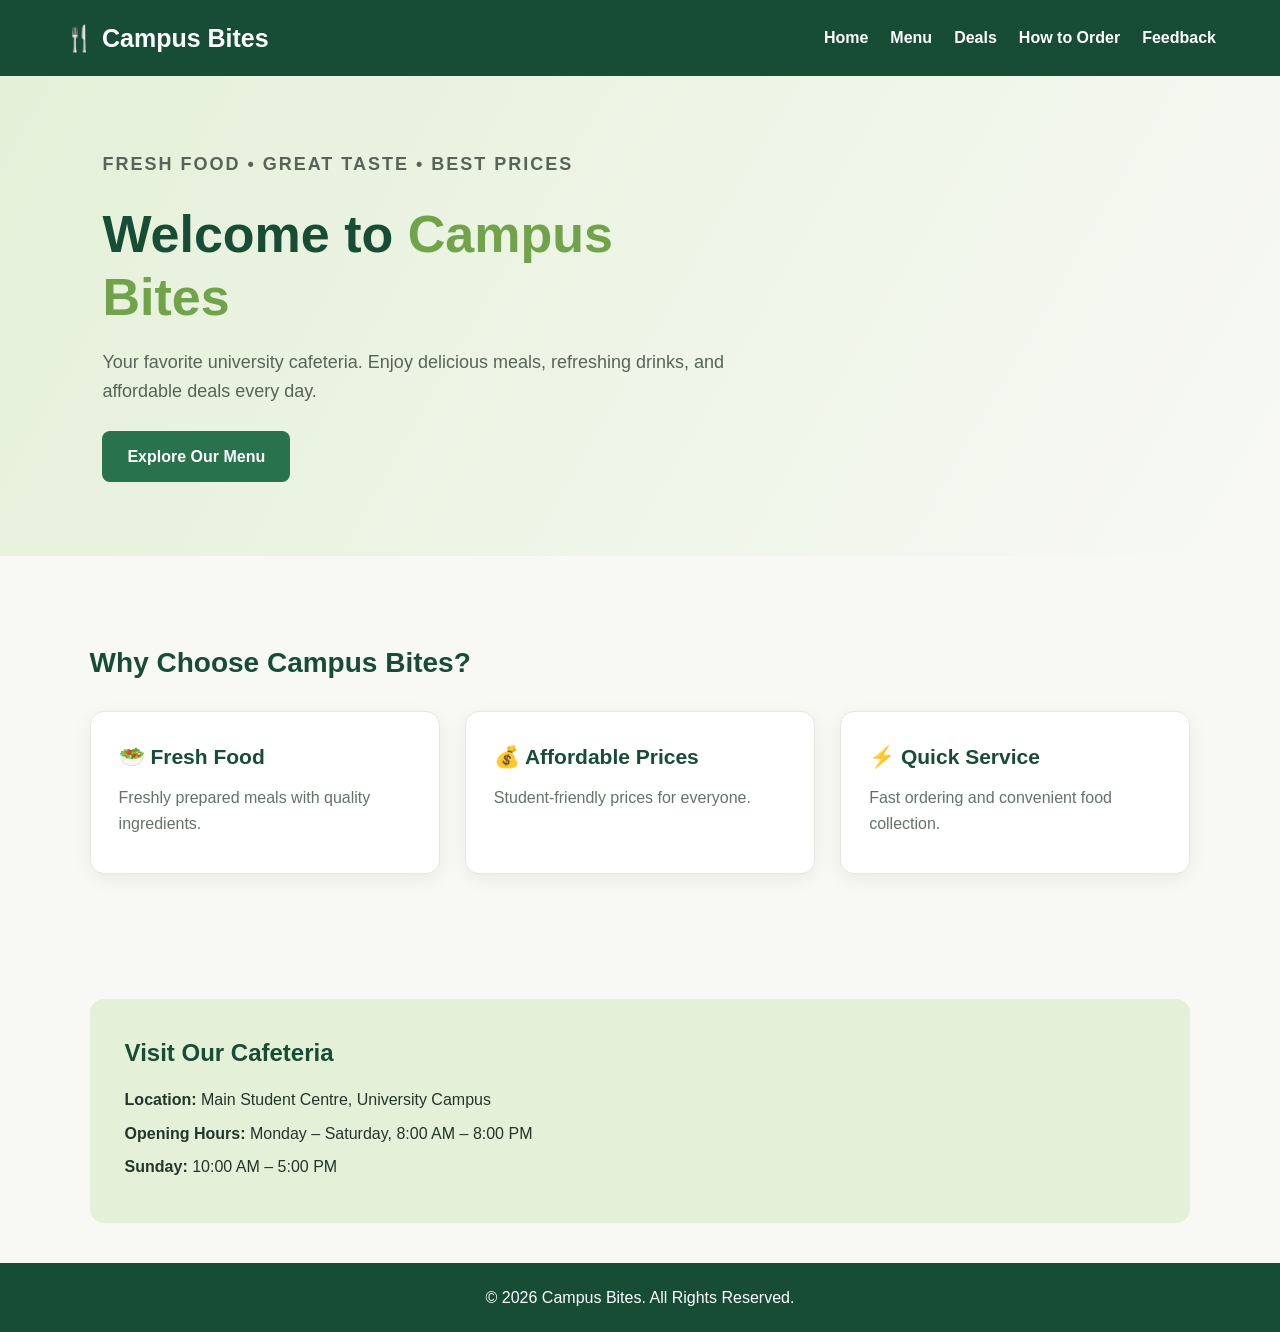
<file: src/index.html>
<!DOCTYPE html>
<html lang="en">
<head>
    <meta charset="UTF-8">
    <meta name="viewport" content="width=device-width, initial-scale=1.0">
    <title>Campus Bites | Home</title>
    <link rel="stylesheet" href="../styles/style.css">
</head>
<body>

<header>
    <nav class="navbar">
        <h2>🍴 Campus Bites</h2>
        <ul>
            <li><a href="index.html">Home</a></li>
            <li><a href="menu.html">Menu</a></li>
            <li><a href="deals.html">Deals</a></li>
            <li><a href="order.html">How to Order</a></li>
            <li><a href="feedback.html">Feedback</a></li>
        </ul>
    </nav>
</header>

<section class="hero">
    <div class="hero-content">
        <p class="tagline">FRESH FOOD • GREAT TASTE • BEST PRICES</p>
        <h1>Welcome to <span>Campus Bites</span></h1>
        <p>Your favorite university cafeteria. Enjoy delicious meals, refreshing drinks, and affordable deals every day.</p>
        <a href="menu.html" class="btn">Explore Our Menu</a>
    </div>
</section>

<section class="section">
    <h2>Why Choose Campus Bites?</h2>

    <div class="cards">
        <div class="card">
            <h3>🥗 Fresh Food</h3>
            <p>Freshly prepared meals with quality ingredients.</p>
        </div>

        <div class="card">
            <h3>💰 Affordable Prices</h3>
            <p>Student-friendly prices for everyone.</p>
        </div>

        <div class="card">
            <h3>⚡ Quick Service</h3>
            <p>Fast ordering and convenient food collection.</p>
        </div>
    </div>
</section>

<section class="info">
    <h2>Visit Our Cafeteria</h2>
    <p><strong>Location:</strong> Main Student Centre, University Campus</p>
    <p><strong>Opening Hours:</strong> Monday – Saturday, 8:00 AM – 8:00 PM</p>
    <p><strong>Sunday:</strong> 10:00 AM – 5:00 PM</p>
</section>

<footer>
    <p>© 2026 Campus Bites. All Rights Reserved.</p>
</footer>

</body>
</html>
</file>
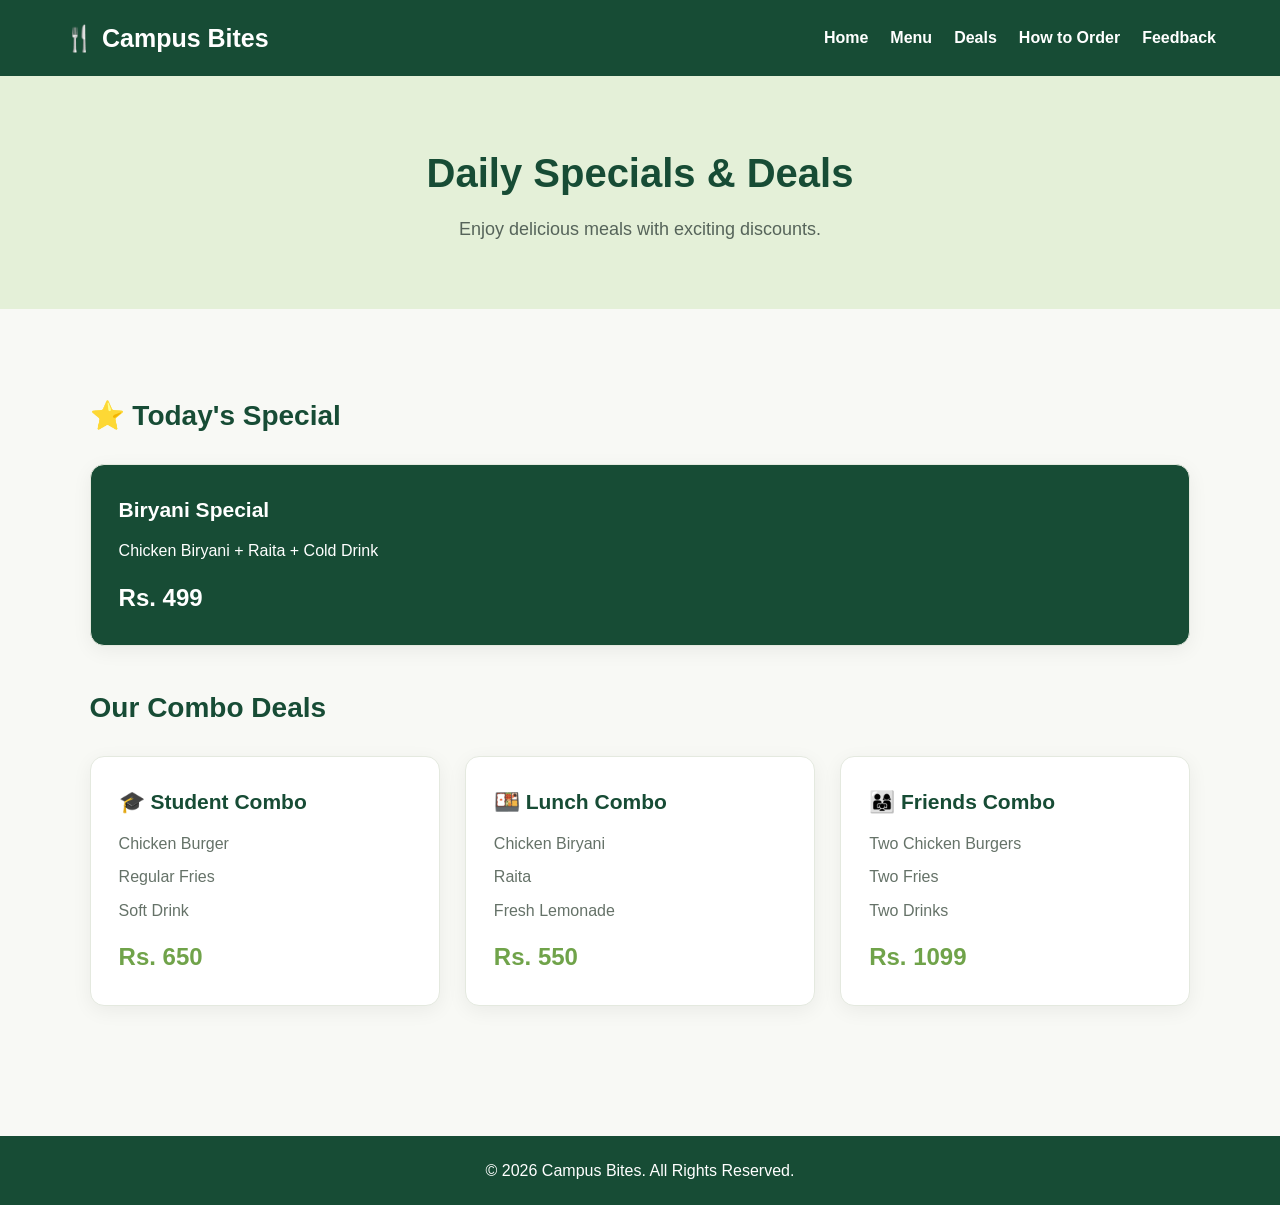
<file: src/deals.html>
<!DOCTYPE html>
<html lang="en">
<head>
    <meta charset="UTF-8">
    <meta name="viewport" content="width=device-width, initial-scale=1.0">
    <title>Campus Bites | Deals</title>
    <link rel="stylesheet" href="../styles/style.css">
</head>
<body>

<header>
    <nav class="navbar">
        <h2>🍴 Campus Bites</h2>
        <ul>
            <li><a href="index.html">Home</a></li>
            <li><a href="menu.html">Menu</a></li>
            <li><a href="deals.html">Deals</a></li>
            <li><a href="order.html">How to Order</a></li>
            <li><a href="feedback.html">Feedback</a></li>
        </ul>
    </nav>
</header>

<section class="page-header">
    <h1>Daily Specials & Deals</h1>
    <p>Enjoy delicious meals with exciting discounts.</p>
</section>

<section class="section">

    <h2>⭐ Today's Special</h2>

    <div class="card featured">
        <h3>Biryani Special</h3>
        <p>Chicken Biryani + Raita + Cold Drink</p>
        <h2>Rs. 499</h2>
    </div>

    <h2>Our Combo Deals</h2>

    <div class="cards">

        <div class="card">
            <h3>🎓 Student Combo</h3>
            <p>Chicken Burger</p>
            <p>Regular Fries</p>
            <p>Soft Drink</p>
            <h2>Rs. 650</h2>
        </div>

        <div class="card">
            <h3>🍱 Lunch Combo</h3>
            <p>Chicken Biryani</p>
            <p>Raita</p>
            <p>Fresh Lemonade</p>
            <h2>Rs. 550</h2>
        </div>

        <div class="card">
            <h3>👨‍👩‍👧 Friends Combo</h3>
            <p>Two Chicken Burgers</p>
            <p>Two Fries</p>
            <p>Two Drinks</p>
            <h2>Rs. 1099</h2>
        </div>

    </div>

</section>

<footer>
    <p>© 2026 Campus Bites. All Rights Reserved.</p>
</footer>

</body>
</html>
</file>
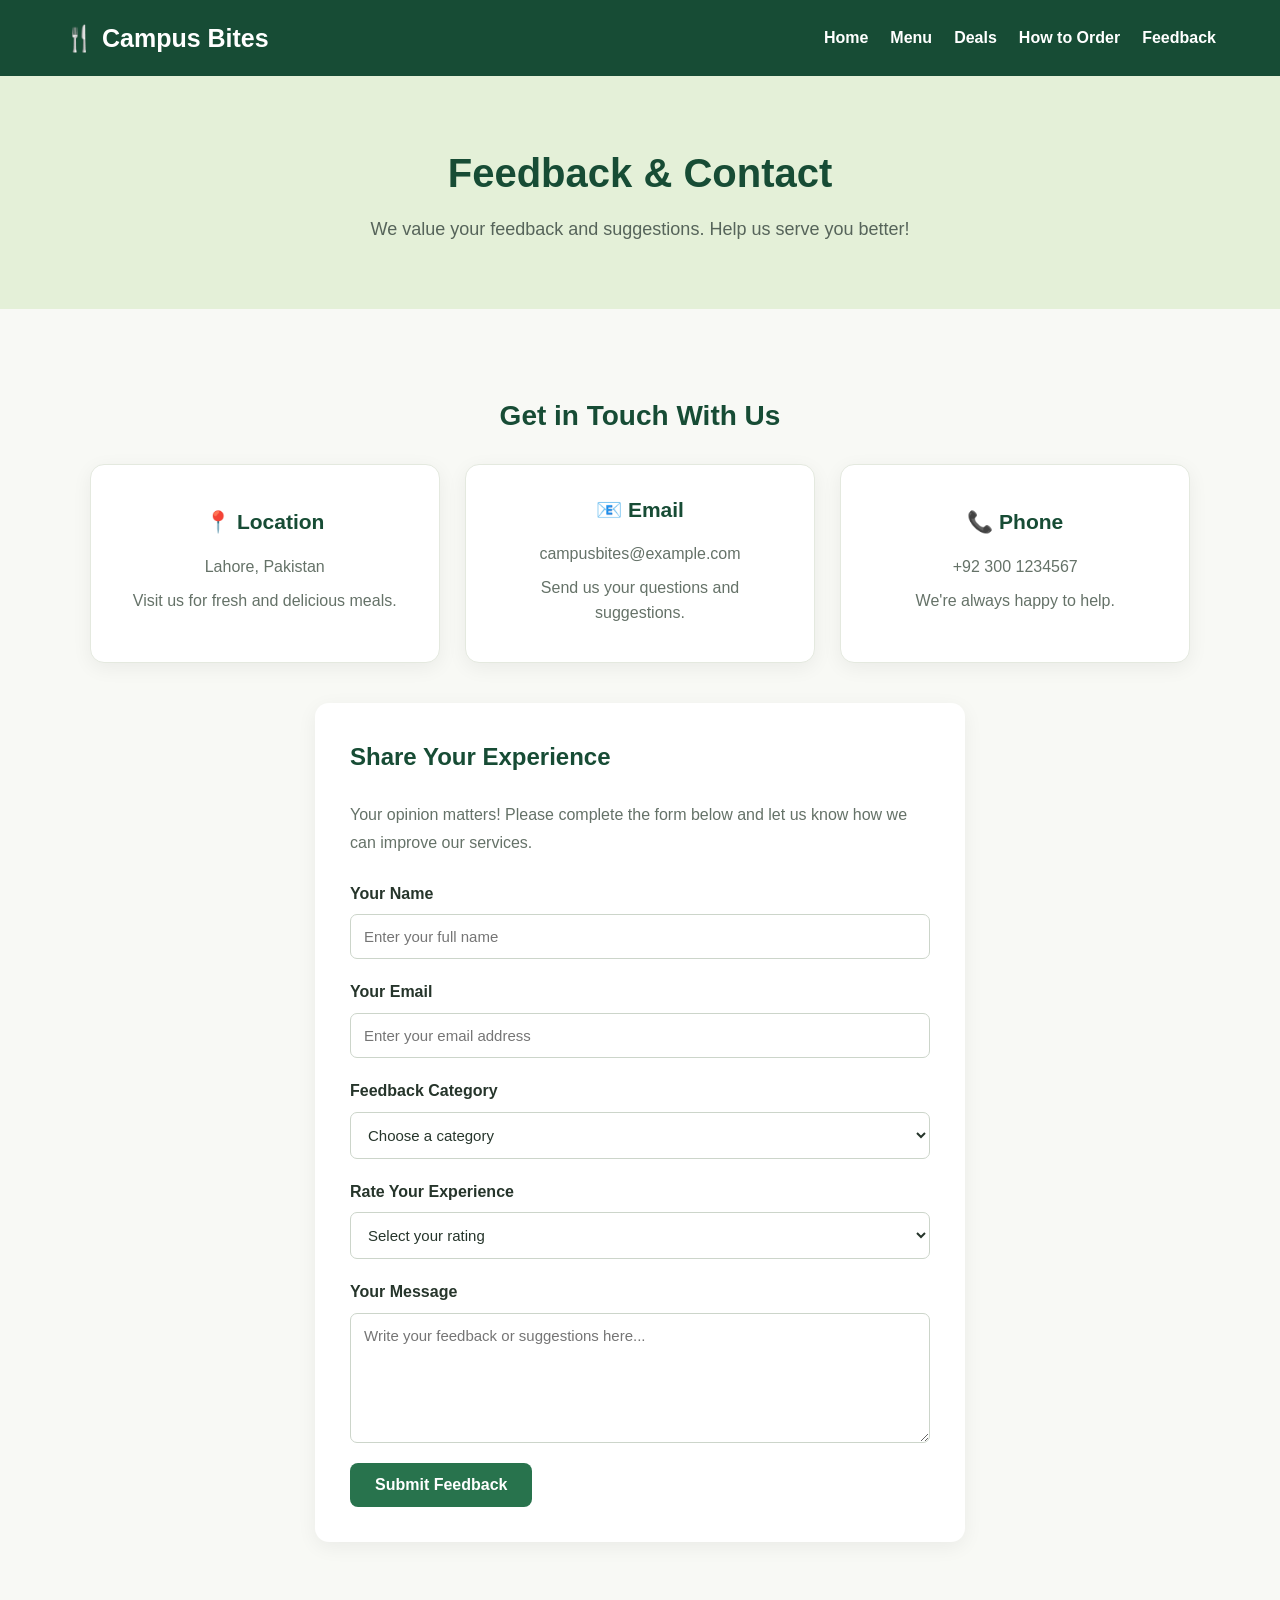
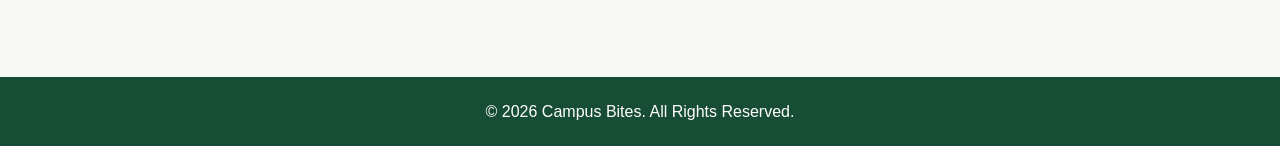
<file: src/feedback.html>
<!DOCTYPE html>
<html lang="en">
<head>
    <meta charset="UTF-8">
    <meta name="viewport" content="width=device-width, initial-scale=1.0">
    <title>Campus Bites | Feedback & Contact</title>
    <link rel="stylesheet" href="../styles/style.css">
</head>
<body>

<header>
    <nav class="navbar">
        <h2>🍴 Campus Bites</h2>
        <ul>
            <li><a href="index.html">Home</a></li>
            <li><a href="menu.html">Menu</a></li>
            <li><a href="deals.html">Deals</a></li>
            <li><a href="order.html">How to Order</a></li>
            <li><a href="feedback.html">Feedback</a></li>
        </ul>
    </nav>
</header>

<section class="page-header">
    <h1>Feedback & Contact</h1>
    <p>We value your feedback and suggestions. Help us serve you better!</p>
</section>

<section class="section">

    <h2 class="contact-heading">Get in Touch With Us</h2>

    <div class="cards">

        <div class="card contact-card">
            <h3>📍 Location</h3>
            <p>Lahore, Pakistan</p>
            <p>Visit us for fresh and delicious meals.</p>
        </div>

        <div class="card contact-card">
            <h3>📧 Email</h3>
            <p>campusbites@example.com</p>
            <p>Send us your questions and suggestions.</p>
        </div>

        <div class="card contact-card">
            <h3>📞 Phone</h3>
            <p>+92 300 1234567</p>
            <p>We're always happy to help.</p>
        </div>

    </div>

    <div class="form-container">

        <h2>Share Your Experience</h2>

        <p class="form-description">
            Your opinion matters! Please complete the form below
            and let us know how we can improve our services.
        </p>

        <form action="#" method="post">

            <label for="name">Your Name</label>
            <input type="text" id="name" name="name"
                   placeholder="Enter your full name" required>

            <label for="email">Your Email</label>
            <input type="email" id="email" name="email"
                   placeholder="Enter your email address" required>

            <label for="category">Feedback Category</label>
            <select id="category" name="category" required>
                <option value="">Choose a category</option>
                <option value="food">Food Quality</option>
                <option value="service">Customer Service</option>
                <option value="cleanliness">Cleanliness</option>
                <option value="pricing">Prices and Deals</option>
                <option value="other">Other Suggestions</option>
            </select>

            <label for="rating">Rate Your Experience</label>
            <select id="rating" name="rating" required>
                <option value="">Select your rating</option>
                <option value="5">⭐⭐⭐⭐⭐ Excellent</option>
                <option value="4">⭐⭐⭐⭐ Very Good</option>
                <option value="3">⭐⭐⭐ Good</option>
                <option value="2">⭐⭐ Needs Improvement</option>
                <option value="1">⭐ Poor</option>
            </select>

            <label for="message">Your Message</label>
            <textarea id="message" name="message"
                      placeholder="Write your feedback or suggestions here..."
                      required></textarea>

            <button type="submit" class="btn">
                Submit Feedback
            </button>

        </form>

    </div>

    <div class="feedback-note" id="thankYouMessage" hidden>
    <h3>💚 Thank You for Your Support!</h3>
    <p>Your feedback has been received. We appreciate your time and suggestions!</p>
</div>

</section>

<footer>
    <p>© 2026 Campus Bites. All Rights Reserved.</p>
</footer>

<script>
    const feedbackForm = document.querySelector("form");
    const thankYouMessage = document.getElementById("thankYouMessage");

    feedbackForm.addEventListener("submit", function(event) {

        event.preventDefault();

        thankYouMessage.hidden = false;

        thankYouMessage.scrollIntoView({
            behavior: "smooth",
            block: "center"
        });

        feedbackForm.reset();

    });
</script>

</body>
</html>
</file>
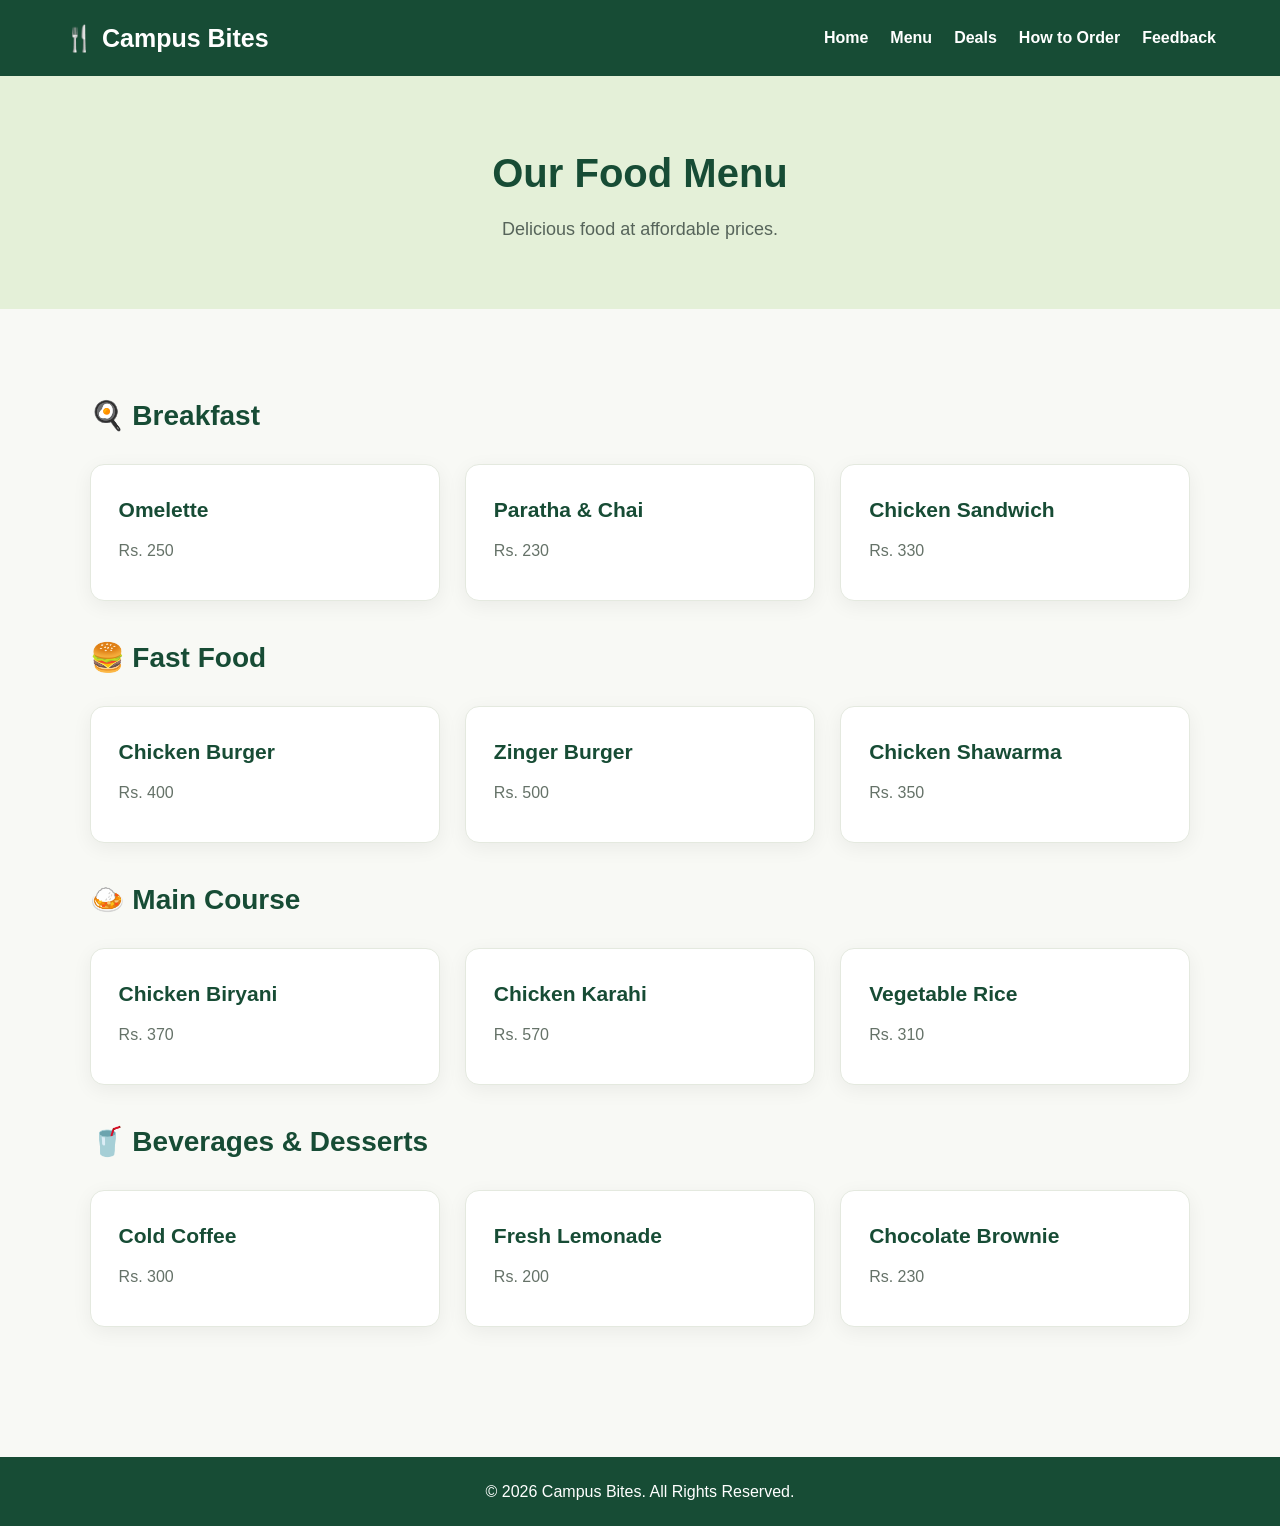
<file: src/menu.html>
<!DOCTYPE html>
<html lang="en">
<head>
    <meta charset="UTF-8">
    <meta name="viewport" content="width=device-width, initial-scale=1.0">
    <title>Campus Bites | Menu</title>
    <link rel="stylesheet" href="../styles/style.css">
</head>
<body>

<header>
    <nav class="navbar">
        <h2>🍴 Campus Bites</h2>
        <ul>
            <li><a href="index.html">Home</a></li>
            <li><a href="menu.html">Menu</a></li>
            <li><a href="deals.html">Deals</a></li>
            <li><a href="order.html">How to Order</a></li>
            <li><a href="feedback.html">Feedback</a></li>
        </ul>
    </nav>
</header>

<section class="page-header">
    <h1>Our Food Menu</h1>
    <p>Delicious food at affordable prices.</p>
</section>

<section class="section">

    <h2>🍳 Breakfast</h2>
    <div class="cards">
        <div class="card"><h3>Omelette</h3><p>Rs. 250</p></div>
        <div class="card"><h3>Paratha & Chai</h3><p>Rs. 230</p></div>
        <div class="card"><h3>Chicken Sandwich</h3><p>Rs. 330</p></div>
    </div>

    <h2>🍔 Fast Food</h2>
    <div class="cards">
        <div class="card"><h3>Chicken Burger</h3><p>Rs. 400</p></div>
        <div class="card"><h3>Zinger Burger</h3><p>Rs. 500</p></div>
        <div class="card"><h3>Chicken Shawarma</h3><p>Rs. 350</p></div>
    </div>

    <h2>🍛 Main Course</h2>
    <div class="cards">
        <div class="card"><h3>Chicken Biryani</h3><p>Rs. 370</p></div>
        <div class="card"><h3>Chicken Karahi</h3><p>Rs. 570</p></div>
        <div class="card"><h3>Vegetable Rice</h3><p>Rs. 310</p></div>
    </div>

    <h2>🥤 Beverages & Desserts</h2>
    <div class="cards">
        <div class="card"><h3>Cold Coffee</h3><p>Rs. 300</p></div>
        <div class="card"><h3>Fresh Lemonade</h3><p>Rs. 200</p></div>
        <div class="card"><h3>Chocolate Brownie</h3><p>Rs. 230</p></div>
    </div>

</section>

<footer>
    <p>© 2026 Campus Bites. All Rights Reserved.</p>
</footer>

</body>
</html>
</file>
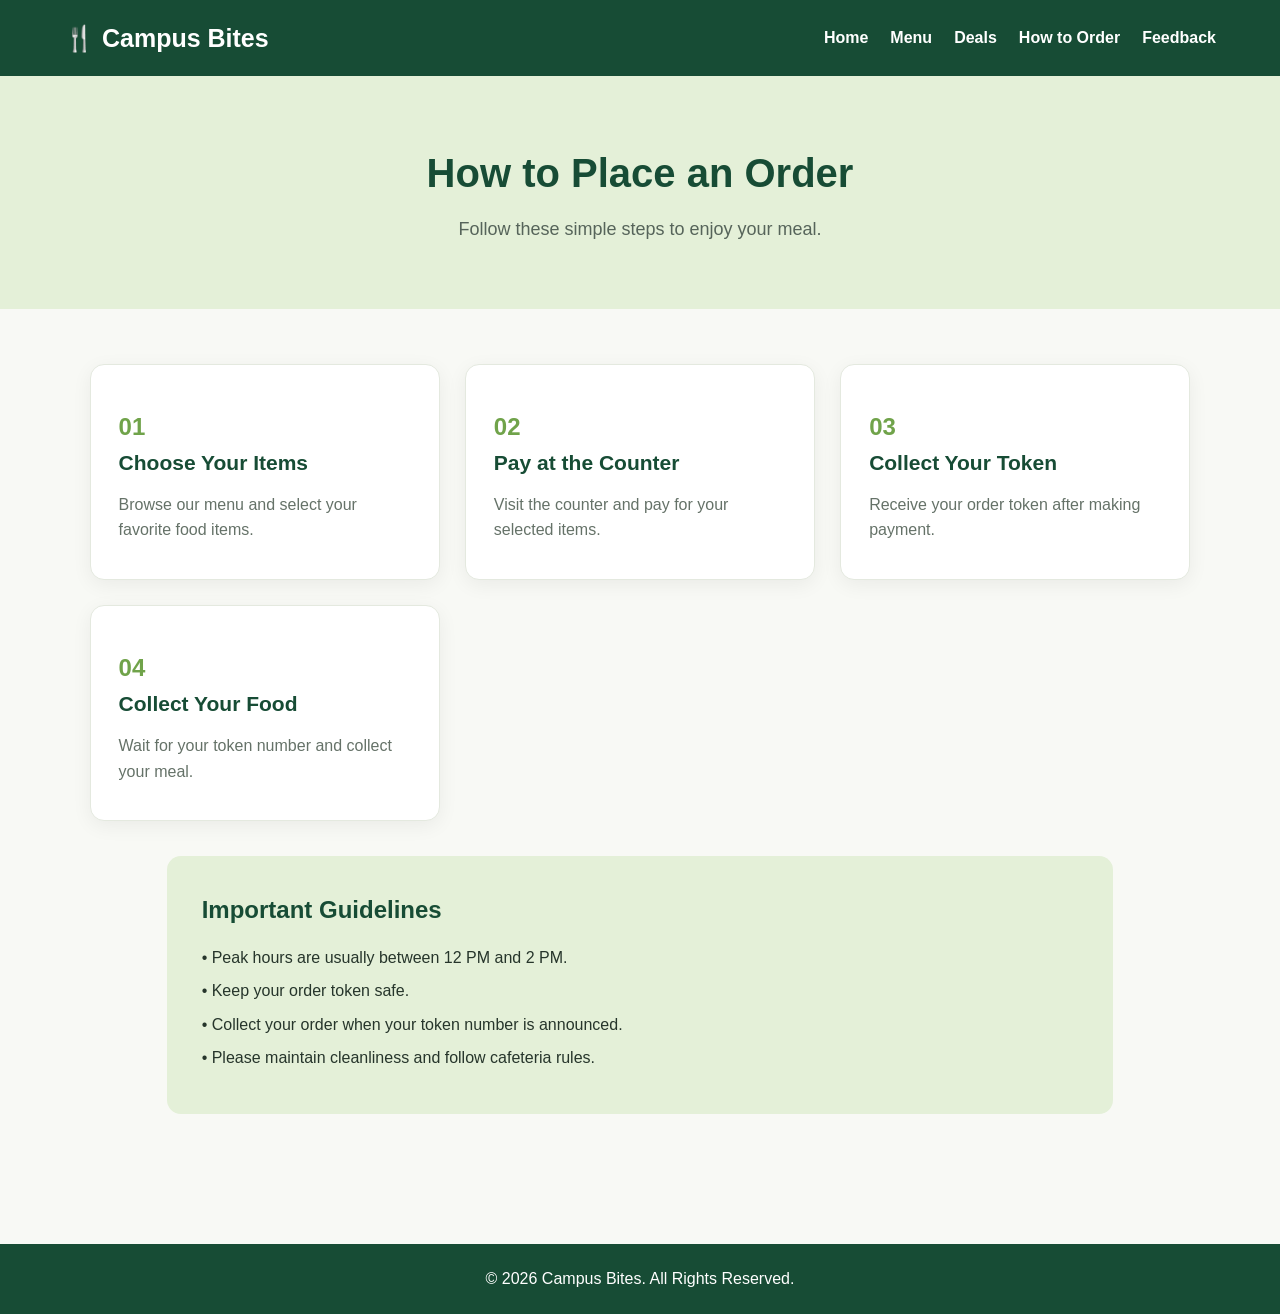
<file: src/order.html>
<!DOCTYPE html>
<html lang="en">
<head>
    <meta charset="UTF-8">
    <meta name="viewport" content="width=device-width, initial-scale=1.0">
    <title>Campus Bites | How to Order</title>
    <link rel="stylesheet" href="../styles/style.css">
</head>
<body>

<header>
    <nav class="navbar">
        <h2>🍴 Campus Bites</h2>
        <ul>
            <li><a href="index.html">Home</a></li>
            <li><a href="menu.html">Menu</a></li>
            <li><a href="deals.html">Deals</a></li>
            <li><a href="order.html">How to Order</a></li>
            <li><a href="feedback.html">Feedback</a></li>
        </ul>
    </nav>
</header>

<section class="page-header">
    <h1>How to Place an Order</h1>
    <p>Follow these simple steps to enjoy your meal.</p>
</section>

<section class="section">

    <div class="cards">

        <div class="card">
            <h2>01</h2>
            <h3>Choose Your Items</h3>
            <p>Browse our menu and select your favorite food items.</p>
        </div>

        <div class="card">
            <h2>02</h2>
            <h3>Pay at the Counter</h3>
            <p>Visit the counter and pay for your selected items.</p>
        </div>

        <div class="card">
            <h2>03</h2>
            <h3>Collect Your Token</h3>
            <p>Receive your order token after making payment.</p>
        </div>

        <div class="card">
            <h2>04</h2>
            <h3>Collect Your Food</h3>
            <p>Wait for your token number and collect your meal.</p>
        </div>

    </div>

    <div class="info">
        <h2>Important Guidelines</h2>
        <p>• Peak hours are usually between 12 PM and 2 PM.</p>
        <p>• Keep your order token safe.</p>
        <p>• Collect your order when your token number is announced.</p>
        <p>• Please maintain cleanliness and follow cafeteria rules.</p>
    </div>

</section>

<footer>
    <p>© 2026 Campus Bites. All Rights Reserved.</p>
</footer>

</body>
</html>
</file>
<file: styles/style.css>
* {
    margin: 0;
    padding: 0;
    box-sizing: border-box;
}

body {
    font-family: Arial, Helvetica, sans-serif;
    background: #f8f9f5;
    color: #26352b;
    line-height: 1.6;
}

/* NAVIGATION */

header {
    background: #174c35;
    padding: 18px 5%;
}

.navbar {
    display: flex;
    justify-content: space-between;
    align-items: center;
    flex-wrap: wrap;
    gap: 20px;
}

.navbar h2 {
    color: white;
    font-size: 25px;
}

.navbar ul {
    display: flex;
    list-style: none;
    gap: 22px;
    flex-wrap: wrap;
}

.navbar ul li a {
    color: white;
    text-decoration: none;
    font-weight: bold;
    transition: 0.3s;
}

.navbar ul li a:hover {
    color: #c7e89b;
}

/* HERO SECTION */

.hero {
    min-height: 480px;
    display: flex;
    align-items: center;
    padding: 60px 8%;
    background: linear-gradient(120deg, #e4f0d8, #f8f9f5);
}

.hero-content {
    max-width: 650px;
}

.tagline {
    color: #28734d;
    font-weight: bold;
    letter-spacing: 2px;
    margin-bottom: 15px;
}

.hero h1 {
    font-size: 52px;
    line-height: 1.2;
    margin-bottom: 20px;
    color: #174c35;
}

.hero h1 span {
    color: #70a34a;
}

.hero p {
    font-size: 18px;
    margin-bottom: 25px;
    color: #56645a;
}

/* BUTTONS */

.btn {
    display: inline-block;
    background: #28734d;
    color: white;
    padding: 13px 25px;
    border-radius: 8px;
    text-decoration: none;
    border: none;
    cursor: pointer;
    font-size: 16px;
    font-weight: bold;
    transition: 0.3s;
}

.btn:hover {
    background: #174c35;
    transform: translateY(-2px);
}

/* PAGE HEADER */

.page-header {
    text-align: center;
    padding: 65px 20px;
    background: #e4f0d8;
}

.page-header h1 {
    font-size: 40px;
    color: #174c35;
    margin-bottom: 10px;
}

.page-header p {
    color: #56645a;
    font-size: 18px;
}

/* GENERAL SECTIONS */

.section {
    padding: 55px 7%;
}

.section > h2 {
    color: #174c35;
    margin-bottom: 25px;
    margin-top: 30px;
    font-size: 28px;
}

/* CARDS */

.cards {
    display: grid;
    grid-template-columns: repeat(3, 1fr);
    gap: 25px;
    margin-bottom: 35px;
}

.card {
    background: white;
    padding: 28px;
    border-radius: 14px;
    box-shadow: 0 5px 20px rgba(0, 0, 0, 0.06);
    border: 1px solid #e4e9df;
    transition: 0.3s;
}

.card:hover {
    transform: translateY(-5px);
    box-shadow: 0 10px 25px rgba(0, 0, 0, 0.1);
}

.card h3 {
    color: #174c35;
    margin-bottom: 12px;
    font-size: 21px;
}

.card p {
    color: #657268;
    margin-bottom: 8px;
}

.card h2 {
    color: #70a34a;
    margin-top: 15px;
}

/* FEATURED DEAL */

.featured {
    background: #174c35;
    color: white;
    margin-bottom: 40px;
}

.featured h2,
.featured h3,
.featured p {
    color: white;
}

/* INFORMATION SECTION */

.info {
    background: #e4f0d8;
    padding: 35px;
    margin: 35px 7%;
    border-radius: 14px;
}

.info h2 {
    color: #174c35;
    margin-bottom: 15px;
}

.info p {
    margin-bottom: 8px;
}

/* FEEDBACK FORM */

.form-container {
    max-width: 650px;
    margin: 40px auto;
    padding: 35px;
    background: white;
    border-radius: 14px;
    box-shadow: 0 5px 20px rgba(0, 0, 0, 0.06);
}

.form-container h2 {
    color: #174c35;
    margin-bottom: 25px;
}

form {
    display: flex;
    flex-direction: column;
}

form label {
    margin-bottom: 8px;
    font-weight: bold;
}

form input,
form textarea {
    padding: 13px;
    margin-bottom: 20px;
    border: 1px solid #ccd5ca;
    border-radius: 7px;
    font-size: 15px;
    font-family: inherit;
}

form input:focus,
form textarea:focus {
    outline: 2px solid #70a34a;
}

form textarea {
    min-height: 130px;
    resize: vertical;
}

/* FOOTER */

footer {
    background: #174c35;
    color: white;
    text-align: center;
    padding: 22px;
    margin-top: 40px;
}

/* RESPONSIVE DESIGN */

@media (max-width: 900px) {

    .navbar {
        flex-direction: column;
        align-items: flex-start;
    }

    .cards {
        grid-template-columns: repeat(2, 1fr);
    }

    .hero h1 {
        font-size: 42px;
    }
}

@media (max-width: 600px) {

    .navbar {
        align-items: center;
    }

    .navbar ul {
        justify-content: center;
        gap: 12px;
    }

    .cards {
        grid-template-columns: 1fr;
    }

    .hero {
        padding: 45px 6%;
        min-height: auto;
    }

    .hero h1 {
        font-size: 34px;
    }

    .page-header h1 {
        font-size: 30px;
    }

    .section {
        padding: 35px 5%;
    }

    .form-container {
        padding: 22px;
    }
}





/* =====================================
   FEEDBACK PAGE IMPROVEMENTS
===================================== */

.contact-heading {
    text-align: center;
    color: #174c35;
    margin-bottom: 25px;
}

.contact-card {
    text-align: center;
    display: flex;
    flex-direction: column;
    justify-content: center;
    min-height: 170px;
}

.contact-card h3 {
    margin-bottom: 15px;
}

.contact-card:hover {
    background: #f8f9f5;
}

.form-description {
    color: #657268;
    margin-bottom: 25px;
    line-height: 1.7;
}

.form-container {
    width: 100%;
}

form select {
    width: 100%;
    padding: 13px;
    margin-bottom: 20px;
    border: 1px solid #ccd5ca;
    border-radius: 7px;
    font-size: 15px;
    font-family: inherit;
    color: #26352b;
    background: white;
    cursor: pointer;
}

form input,
form textarea,
form select {
    width: 100%;
    transition: border-color 0.3s, box-shadow 0.3s;
}

form input:focus,
form textarea:focus,
form select:focus {
    outline: none;
    border-color: #70a34a;
    box-shadow: 0 0 0 3px rgba(112, 163, 74, 0.15);
}

form button {
    align-self: flex-start;
    min-width: 180px;
}

.feedback-note {
    max-width: 650px;
    margin: 35px auto 10px;
    padding: 25px;
    text-align: center;
    background: #e4f0d8;
    border-radius: 14px;
}

.feedback-note h3 {
    color: #174c35;
    margin-bottom: 10px;
}

.feedback-note p {
    color: #56645a;
}

/* TABLET RESPONSIVENESS */

@media (max-width: 900px) {

    .contact-card {
        min-height: 160px;
        padding: 22px;
    }

    .form-container {
        max-width: 90%;
    }
}

/* MOBILE RESPONSIVENESS */

@media (max-width: 600px) {

    .contact-heading {
        font-size: 23px;
    }

    .contact-card {
        min-height: auto;
        padding: 22px 15px;
    }

    .form-container {
        max-width: 100%;
        margin: 25px auto;
        padding: 22px 18px;
    }

    .form-container h2 {
        font-size: 23px;
    }

    .form-description {
        font-size: 14px;
    }

    form input,
    form textarea,
    form select {
        font-size: 14px;
        padding: 12px;
    }

    form button {
        width: 100%;
        align-self: stretch;
    }

    .feedback-note {
        padding: 22px 15px;
    }
}
</file>
